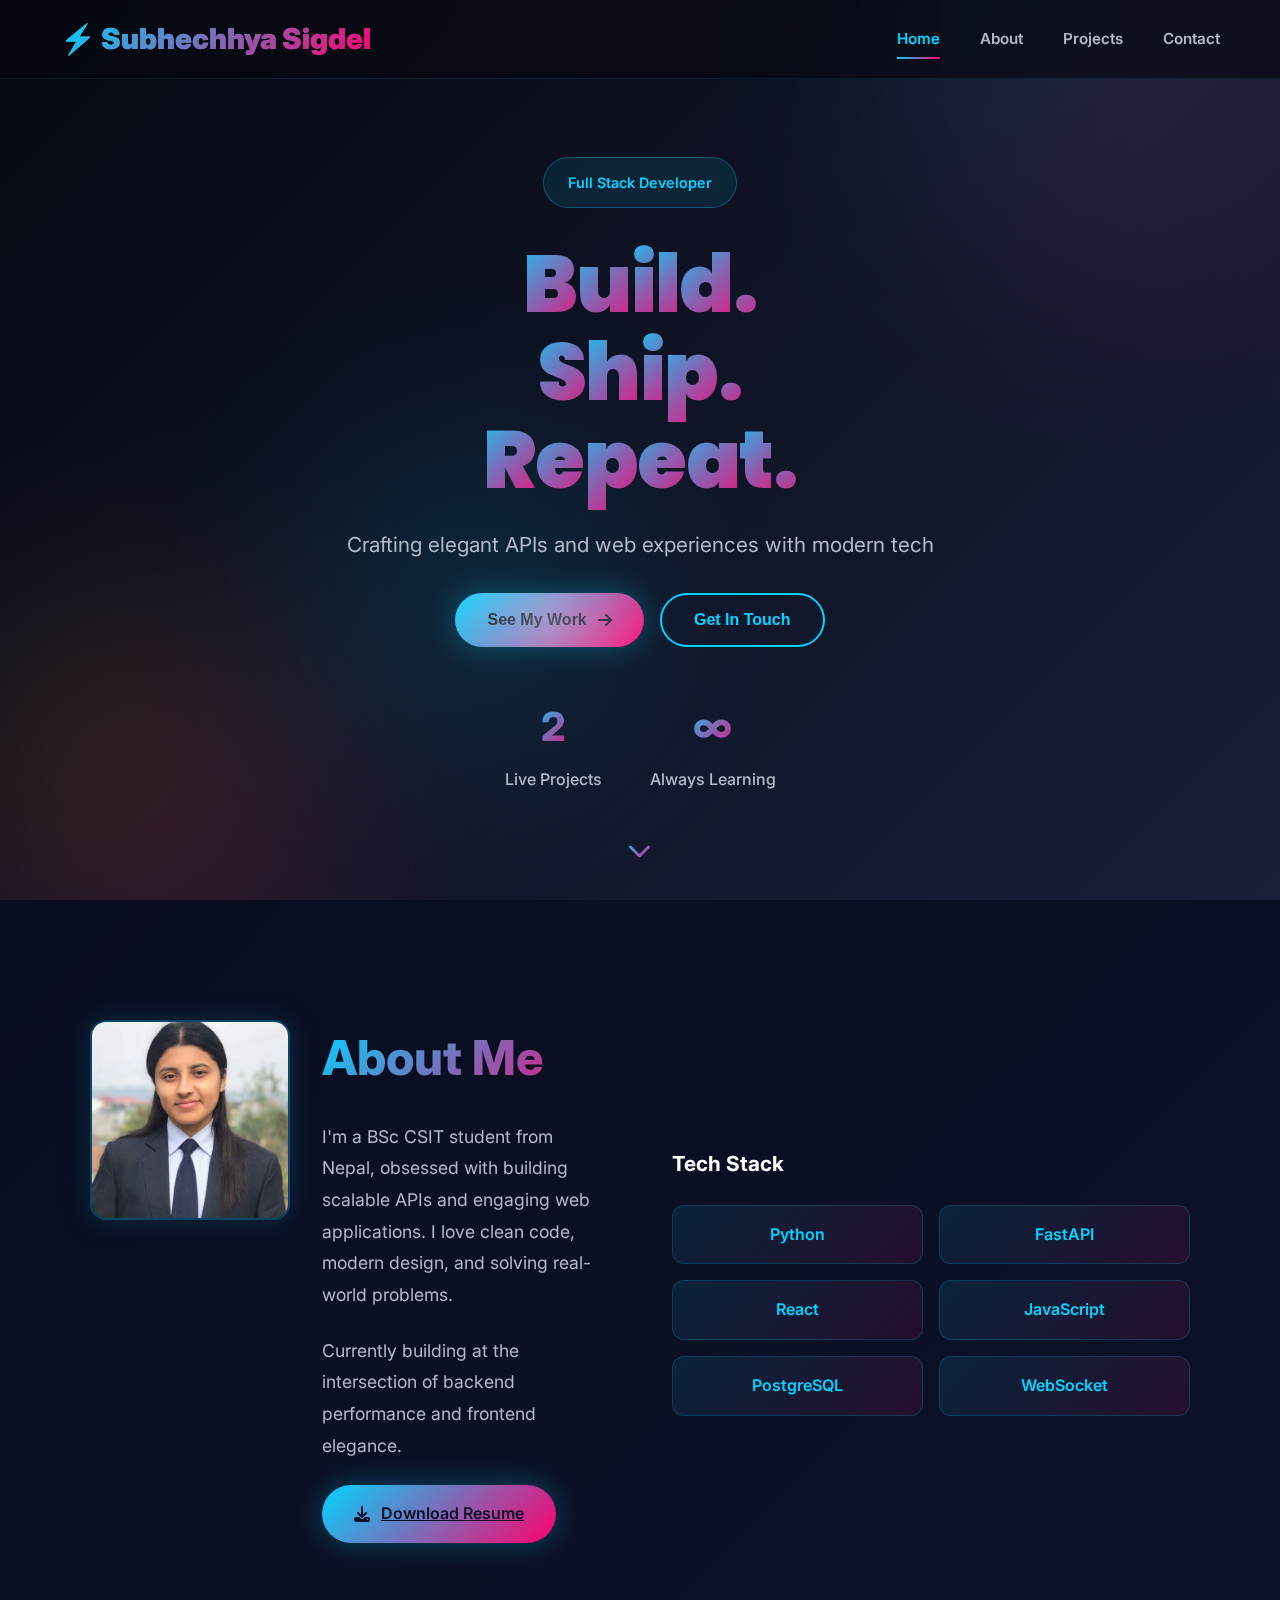
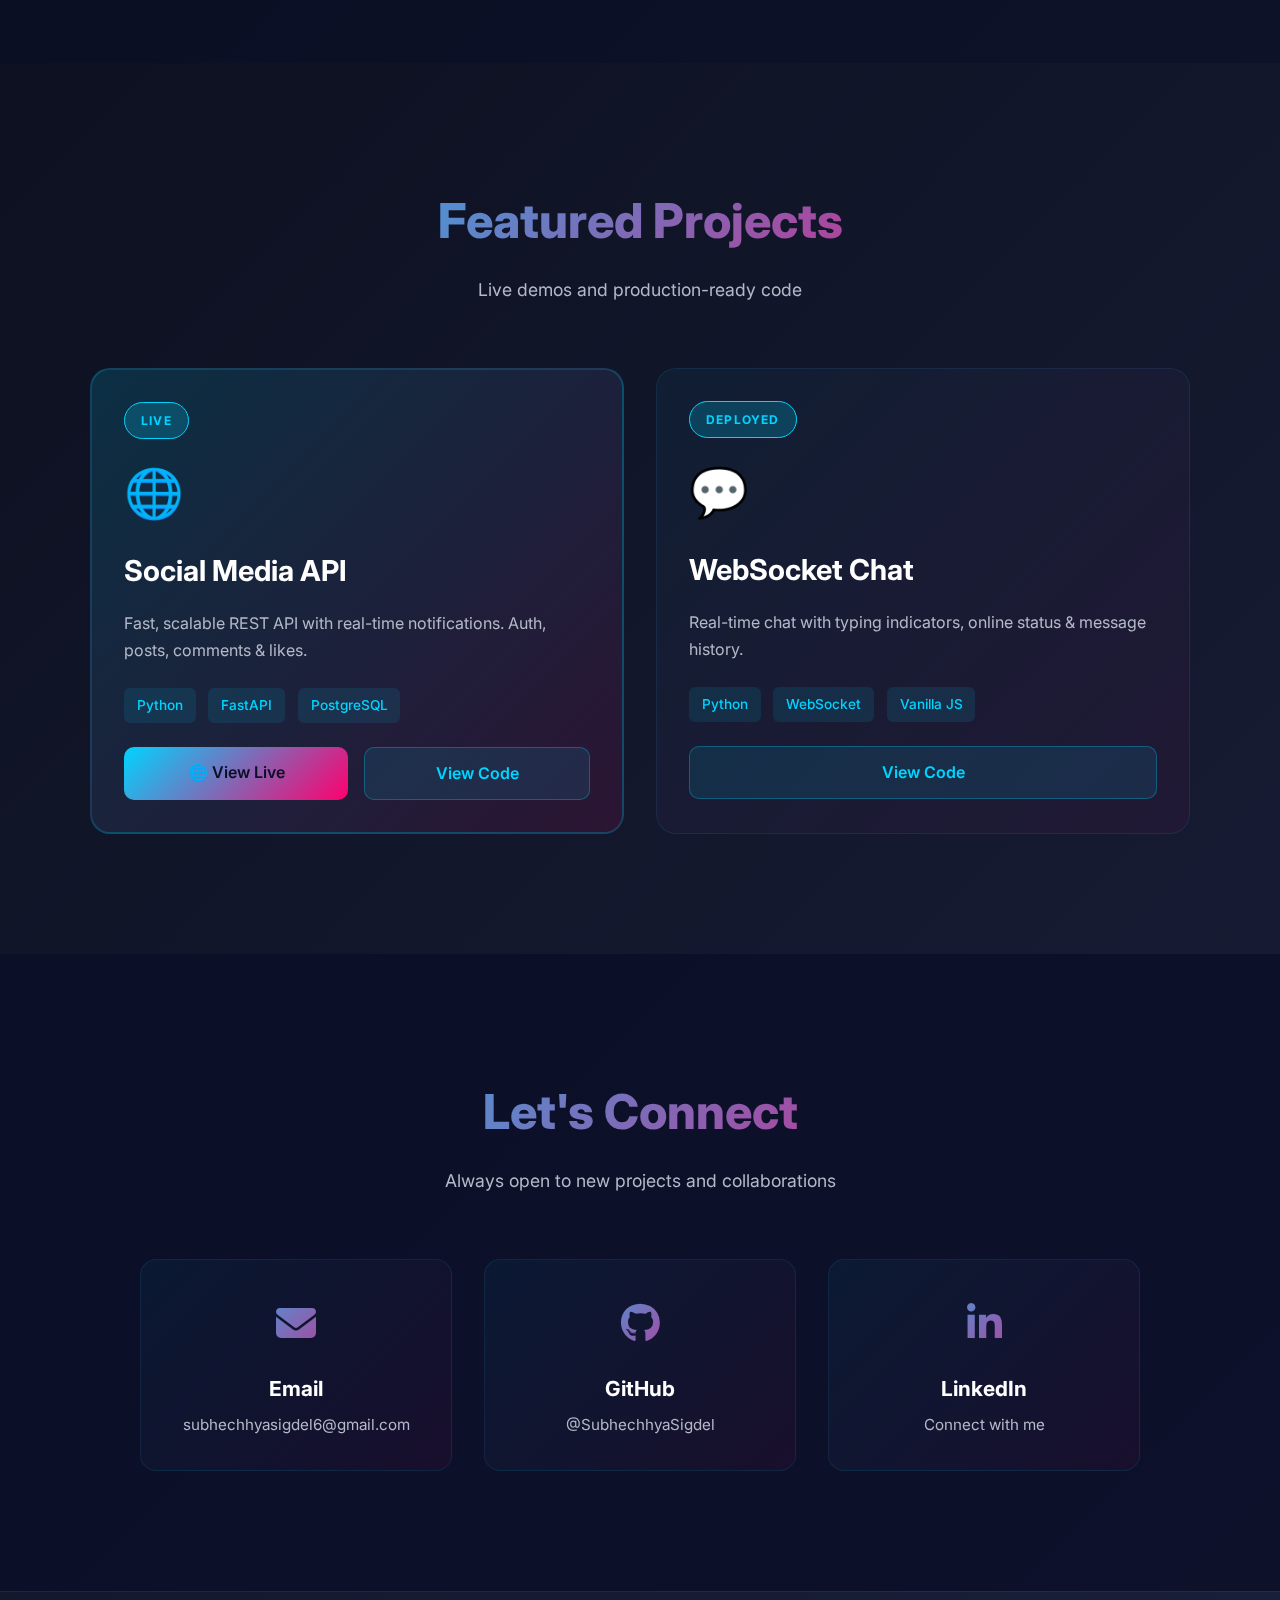
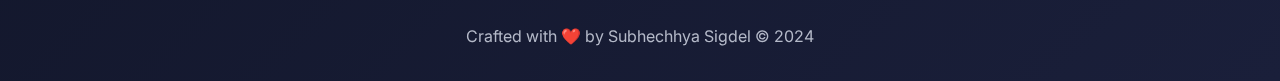
<file: index.html>
<!DOCTYPE html>
<html lang="en">
  <head>
    <meta charset="UTF-8" />
    <meta
      name="viewport"
      content="width=device-width, initial-scale=1, maximum-scale=5, user-scalable=yes" />
    <meta
      name="description"
      content="Subhechhya Sigdel - Full Stack Developer specializing in web design, development, and problem-solving. Explore my portfolio of creative projects." />
    <meta
      name="keywords"
      content="Full Stack Developer, Web Developer, Software Engineer, Portfolio, Subekshya, suvekshya, suvhechhya, subekhshya, suvheksha" />
    <meta name="author" content="Subhechhya Sigdel" />
    <meta name="robots" content="index, follow" />
    <meta name="google-site-verification" content="google527b6cc42317d393" />

    <!-- Open Graph Tags for Social Sharing -->
    <meta
      property="og:title"
      content="Subhechhya Sigdel - Full Stack Developer" />
    <meta
      property="og:description"
      content="Subhechhya Sigdel - Full Stack Developer specializing in web design, development, and problem-solving." />
    <meta property="og:type" content="website" />
    <meta property="og:image" content="https://yourwebsite.com/og-image.jpg" />

    <!-- Twitter Card Tags -->
    <meta name="twitter:card" content="summary_large_image" />
    <meta
      name="twitter:title"
      content="Subhechhya Sigdel - Full Stack Developer" />
    <meta
      name="twitter:description"
      content="Subhechhya Sigdel - Full Stack Developer specializing in web design, development, and problem-solving." />

    <title>Subhechhya Sigdel - Full Stack Developer</title>
    <link rel="icon" type="image/png" href="images/favicon.png" />
    <link
      href="https://cdnjs.cloudflare.com/ajax/libs/font-awesome/6.4.0/css/all.min.css"
      rel="stylesheet" />
    <link rel="stylesheet" href="styles-new.css" />
    <link rel="sitemap" type="application/xml" href="sitemap.xml" />

    <!-- Schema.org Structured Data -->
    <script type="application/ld+json">
      {
        "@context": "https://schema.org",
        "@type": "Person",
        "name": "Subhechhya Sigdel",
        "url": "https://yourwebsite.com",
        "image": "https://yourwebsite.com/images/yourphoto.jpeg",
        "jobTitle": "Full Stack Developer",
        "worksFor": {
          "@type": "Organization",
          "name": "Self-Employed"
        },
        "sameAs": [
          "https://github.com/yourprofile",
          "https://linkedin.com/in/yourprofile",
          "https://twitter.com/yourprofile"
        ],
        "description": "Full Stack Developer specializing in web design, development, and problem-solving"
      }
    </script>
  </head>
  <body>
    <!-- ANIMATED BACKGROUND -->
    <div class="animated-bg">
      <div class="gradient-orb orb-1"></div>
      <div class="gradient-orb orb-2"></div>
      <div class="gradient-orb orb-3"></div>
    </div>
    <!-- NAVIGATION -->
    <nav class="navbar">
      <div class="nav-container">
        <div class="logo">
          <span class="logo-text">⚡ Subhechhya Sigdel</span>
        </div>
        <input type="checkbox" id="menu-toggle" class="menu-toggle" />
        <label for="menu-toggle" class="hamburger">
          <span></span>
          <span></span>
          <span></span>
        </label>
        <div class="nav-links">
          <a href="#hero" class="nav-link active">Home</a>
          <a href="#about" class="nav-link">About</a>
          <a href="#projects" class="nav-link">Projects</a>
          <a href="#contact" class="nav-link">Contact</a>
        </div>
      </div>
    </nav>

    <!-- HERO -->
    <section id="hero" class="hero">
      <div class="hero-content">
        <div class="hero-text">
          <div class="hero-badge">Full Stack Developer</div>
          <h1 class="hero-title">
            <span class="char-1">B</span><span class="char-2">u</span
            ><span class="char-3">i</span><span class="char-4">l</span
            ><span class="char-5">d</span><span class="char-6">.</span>
            <br />
            <span class="char-7">S</span><span class="char-8">h</span
            ><span class="char-9">i</span><span class="char-10">p</span
            ><span class="char-11">.</span>
            <br />
            <span class="char-12">R</span><span class="char-13">e</span
            ><span class="char-14">p</span><span class="char-15">e</span
            ><span class="char-16">a</span><span class="char-17">t</span
            ><span class="char-18">.</span>
          </h1>
          <p class="hero-subtitle">
            Crafting elegant APIs and web experiences with modern tech
          </p>
          <div class="hero-buttons">
            <button
              class="btn btn-primary glow-btn"
              onclick="document.querySelector('#projects').scrollIntoView({behavior:'smooth'})">
              See My Work
              <i class="fas fa-arrow-right"></i>
            </button>
            <button
              class="btn btn-secondary"
              onclick="document.querySelector('#contact').scrollIntoView({behavior:'smooth'})">
              Get In Touch
            </button>
          </div>
          <div class="hero-stats">
            <div class="stat-item">
              <span class="stat-number">2</span>
              <span class="stat-label">Live Projects</span>
            </div>
            <div class="stat-item">
              <span class="stat-number">∞</span>
              <span class="stat-label">Always Learning</span>
            </div>
          </div>
        </div>
      </div>
      <div class="scroll-indicator">
        <div class="scroll-arrow">
          <i class="fas fa-chevron-down"></i>
        </div>
      </div>
    </section>

    <!-- ABOUT -->
    <section id="about" class="about">
      <div class="container">
        <div class="about-wrapper">
          <div class="about-content">
            <div class="about-photo">
              <img src="images/yourphoto.jpeg" alt="Subhechhya Sigdel" />
            </div>
            <div class="about-text">
              <h2>About Me</h2>
              <p>
                I'm a BSc CSIT student from Nepal, obsessed with building
                scalable APIs and engaging web applications. I love clean code,
                modern design, and solving real-world problems.
              </p>
              <p>
                Currently building at the intersection of backend performance
                and frontend elegance.
              </p>
              <a
                href="SubhechhyaSigdel_Resume_Sept.pdf"
                target="_blank"
                class="btn btn-primary">
                <i class="fas fa-download"></i> Download Resume
              </a>
            </div>
          </div>
          <div class="skills-preview">
            <h3>Tech Stack</h3>
            <div class="tech-showcase">
              <div class="tech-item">Python</div>
              <div class="tech-item">FastAPI</div>
              <div class="tech-item">React</div>
              <div class="tech-item">JavaScript</div>
              <div class="tech-item">PostgreSQL</div>
              <div class="tech-item">WebSocket</div>
            </div>
          </div>
        </div>
      </div>
    </section>

    <!-- PROJECTS SECTION -->
    <section id="projects" class="projects">
      <div class="container">
        <div class="section-header">
          <h2 class="section-title">Featured Projects</h2>
          <p class="section-subtitle">Live demos and production-ready code</p>
        </div>
        <div class="projects-grid">
          <div class="project-card premium">
            <div class="project-status">Live</div>
            <div class="project-icon-large">🌐</div>
            <h3>Social Media API</h3>
            <p class="project-desc">
              Fast, scalable REST API with real-time notifications. Auth, posts,
              comments & likes.
            </p>
            <div class="project-meta">
              <span class="meta-item">Python</span>
              <span class="meta-item">FastAPI</span>
              <span class="meta-item">PostgreSQL</span>
            </div>
            <div class="project-actions">
              <a
                href="https://learning-fastapi-8e1s.onrender.com"
                target="_blank"
                class="action-btn primary">
                🌐 View Live
              </a>
              <a
                href="https://github.com/SubhechhyaSigdel/social-media-api"
                target="_blank"
                class="action-btn">
                View Code
              </a>
            </div>
          </div>

          <div class="project-card">
            <div class="project-status">Deployed</div>
            <div class="project-icon-large">💬</div>
            <h3>WebSocket Chat</h3>
            <p class="project-desc">
              Real-time chat with typing indicators, online status & message
              history.
            </p>
            <div class="project-meta">
              <span class="meta-item">Python</span>
              <span class="meta-item">WebSocket</span>
              <span class="meta-item">Vanilla JS</span>
            </div>
            <div class="project-actions">
              <a
                href="https://github.com/SubhechhyaSigdel/websocket-chat"
                target="_blank"
                class="action-btn">
                View Code
              </a>
            </div>
          </div>
        </div>
      </div>
    </section>

    <!-- SKILLS SECTION -->
    <!-- CONTACT SECTION -->
    <section id="contact" class="contact">
      <div class="container">
        <div class="section-header center">
          <h2 class="section-title">Let's Connect</h2>
          <p class="section-subtitle">
            Always open to new projects and collaborations
          </p>
        </div>
        <div class="contact-grid">
          <a href="mailto:subhechhyasigdel6@gmail.com" class="contact-card">
            <div class="contact-icon">
              <i class="fas fa-envelope"></i>
            </div>
            <h3>Email</h3>
            <p>subhechhyasigdel6@gmail.com</p>
          </a>
          <a
            href="https://github.com/SubhechhyaSigdel"
            target="_blank"
            rel="noopener noreferrer"
            class="contact-card">
            <div class="contact-icon">
              <i class="fab fa-github"></i>
            </div>
            <h3>GitHub</h3>
            <p>@SubhechhyaSigdel</p>
          </a>
          <a
            href="https://www.linkedin.com/in/subhechhya-sigdel-4281b0314/"
            target="_blank"
            rel="noopener noreferrer"
            class="contact-card">
            <div class="contact-icon">
              <i class="fab fa-linkedin-in"></i>
            </div>
            <h3>LinkedIn</h3>
            <p>Connect with me</p>
          </a>
        </div>
      </div>
    </section>

    <!-- FOOTER -->
    <footer class="footer">
      <div class="container">
        <p>Crafted with ❤️ by Subhechhya Sigdel © 2024</p>
      </div>
    </footer>

    <script src="scripts.js"></script>
  </body>
</html>
</file>
<file: styles-new.css>
/* DRASTICALLY REDESIGNED MODERN PORTFOLIO */
@import url("https://fonts.googleapis.com/css2?family=Poppins:wght@300;400;500;600;700;800;900&family=Inter:wght@300;400;500;600;700&display=swap");

* {
  margin: 0;
  padding: 0;
  box-sizing: border-box;
}

:root {
  --primary: #00d4ff;
  --primary-dark: #00a8cc;
  --secondary: #ff006e;
  --accent: #ffbe0b;
  --dark: #0a0e27;
  --darker: #050811;
  --light: #f0f3ff;
  --border: #1a2038;
  --text-primary: #ffffff;
  --text-secondary: #b4b9c8;
  --gradient-1: linear-gradient(135deg, #00d4ff 0%, #ff006e 100%);
  --gradient-2: linear-gradient(135deg, #ffbe0b 0%, #ff006e 100%);
  --transition: all 0.3s cubic-bezier(0.4, 0, 0.2, 1);
}

html {
  scroll-behavior: smooth;
}

body {
  font-family: "Inter", sans-serif;
  background: linear-gradient(135deg, var(--darker) 0%, #1a1f3a 100%);
  color: var(--text-primary);
  line-height: 1.6;
  overflow-x: hidden;
  scroll-padding-top: 80px;
}

.container {
  max-width: 1200px;
  margin: 0 auto;
  padding: 0 20px;
}

/* ANIMATED BACKGROUND */
.animated-bg {
  position: fixed;
  top: 0;
  left: 0;
  width: 100%;
  height: 100%;
  z-index: -1;
  overflow: hidden;
  pointer-events: none;
  background: linear-gradient(135deg, var(--darker) 0%, #1a1f3a 100%);
}

.gradient-orb {
  position: absolute;
  border-radius: 50%;
  filter: blur(100px);
  opacity: 0.15;
  animation: float 8s ease-in-out infinite;
}

.orb-1 {
  width: 500px;
  height: 500px;
  background: var(--gradient-1);
  top: -200px;
  right: -100px;
}

.orb-2 {
  width: 400px;
  height: 400px;
  background: var(--gradient-2);
  bottom: -100px;
  left: -50px;
  animation-delay: 2s;
}

.orb-3 {
  width: 300px;
  height: 300px;
  background: linear-gradient(135deg, #00d4ff 0%, #00a8cc 100%);
  top: 50%;
  left: 25%;
  animation-delay: 4s;
}

@keyframes float {
  0%,
  100% {
    transform: translate(0, 0) scale(1);
  }
  50% {
    transform: translate(40px, -40px) scale(1.1);
  }
}

/* NAVIGATION */
.navbar {
  position: fixed;
  top: 0;
  width: 100%;
  z-index: 1000;
  background: rgba(5, 8, 17, 0.7);
  backdrop-filter: blur(20px);
  border-bottom: 1px solid rgba(0, 212, 255, 0.1);
  padding: 1rem 0;
  transition: var(--transition);
}

.navbar.scrolled {
  background: rgba(5, 8, 17, 0.95);
  box-shadow: 0 0 40px rgba(0, 212, 255, 0.1);
}

.nav-container {
  max-width: 1200px;
  margin: 0 auto;
  padding: 0 20px;
  display: flex;
  justify-content: space-between;
  align-items: center;
}

.logo {
  display: flex;
  align-items: center;
  gap: 10px;
  font-size: 1.8rem;
  font-weight: 900;
  cursor: pointer;
  background: var(--gradient-1);
  -webkit-background-clip: text;
  -webkit-text-fill-color: transparent;
  background-clip: text;
  transition: transform 0.3s ease;
}

.logo:hover {
  transform: scale(1.1);
}

.logo-text {
  background: var(--gradient-1);
  -webkit-background-clip: text;
  -webkit-text-fill-color: transparent;
  background-clip: text;
}

.nav-links {
  display: flex;
  gap: 2.5rem;
  align-items: center;
}

.nav-link {
  position: relative;
  font-weight: 600;
  color: var(--text-secondary);
  text-decoration: none;
  transition: color 0.3s ease;
  font-size: 0.95rem;
}

.nav-link::after {
  content: "";
  position: absolute;
  bottom: -8px;
  left: 0;
  width: 0;
  height: 2px;
  background: var(--gradient-1);
  transition: width 0.3s ease;
}

.nav-link:hover,
.nav-link.active {
  color: var(--primary);
}

.nav-link:hover::after,
.nav-link.active::after {
  width: 100%;
}

.menu-toggle {
  display: none;
}
.hamburger {
  display: none;
}

/* HERO SECTION */
.hero {
  min-height: 100vh;
  display: flex;
  flex-direction: column;
  justify-content: center;
  align-items: center;
  padding: 100px 20px 50px;
  position: relative;
  overflow: hidden;
}

.hero-content {
  max-width: 900px;
  width: 100%;
  text-align: center;
}

.hero-badge {
  display: inline-block;
  padding: 0.8rem 1.5rem;
  background: rgba(0, 212, 255, 0.1);
  border: 1px solid rgba(0, 212, 255, 0.3);
  border-radius: 50px;
  color: var(--primary);
  font-weight: 600;
  font-size: 0.9rem;
  margin-bottom: 2rem;
  animation: slideInDown 0.8s ease;
}

.hero-title {
  font-family: "Poppins", sans-serif;
  font-size: 5rem;
  font-weight: 900;
  line-height: 1.1;
  margin-bottom: 1.5rem;
  letter-spacing: -0.02em;
}

.hero-title span {
  background: var(--gradient-1);
  -webkit-background-clip: text;
  -webkit-text-fill-color: transparent;
  background-clip: text;
  animation: fadeInUp 1s ease forwards;
}

.hero-title span:nth-child(2) {
  animation-delay: 0.1s;
}
.hero-title span:nth-child(3) {
  animation-delay: 0.2s;
}
.hero-title span:nth-child(4) {
  animation-delay: 0.3s;
}
.hero-title span:nth-child(5) {
  animation-delay: 0.4s;
}
.hero-title span:nth-child(6) {
  animation-delay: 0.5s;
}
.hero-title span:nth-child(7) {
  animation-delay: 0.6s;
}
.hero-title span:nth-child(8) {
  animation-delay: 0.7s;
}
.hero-title span:nth-child(9) {
  animation-delay: 0.8s;
}
.hero-title span:nth-child(10) {
  animation-delay: 0.9s;
}

@keyframes fadeInUp {
  from {
    opacity: 0;
    transform: translateY(30px);
  }
  to {
    opacity: 1;
    transform: translateY(0);
  }
}

@keyframes slideInDown {
  from {
    opacity: 0;
    transform: translateY(-20px);
  }
  to {
    opacity: 1;
    transform: translateY(0);
  }
}

.hero-subtitle {
  font-size: 1.3rem;
  color: var(--text-secondary);
  margin-bottom: 2rem;
  font-weight: 400;
}

.hero-buttons {
  display: flex;
  gap: 1rem;
  justify-content: center;
  flex-wrap: wrap;
  margin-bottom: 3rem;
}

.btn {
  padding: 1rem 2rem;
  border: none;
  border-radius: 50px;
  font-weight: 600;
  cursor: pointer;
  transition: var(--transition);
  font-size: 1rem;
  display: inline-flex;
  align-items: center;
  gap: 0.7rem;
}

.btn-primary {
  background: var(--gradient-1);
  color: var(--dark);
  box-shadow: 0 0 30px rgba(0, 212, 255, 0.3);
}

.btn-primary:hover {
  transform: translateY(-3px);
  box-shadow: 0 0 50px rgba(0, 212, 255, 0.5);
}

.btn-secondary {
  background: transparent;
  border: 2px solid var(--primary);
  color: var(--primary);
}

.btn-secondary:hover {
  background: rgba(0, 212, 255, 0.1);
  transform: translateY(-3px);
}

.glow-btn {
  position: relative;
  overflow: hidden;
}

.glow-btn::before {
  content: "";
  position: absolute;
  top: -50%;
  left: -50%;
  width: 200%;
  height: 200%;
  background: radial-gradient(
    circle,
    rgba(255, 255, 255, 0.3) 0%,
    transparent 70%
  );
  animation: glow 3s ease infinite;
}

@keyframes glow {
  0%,
  100% {
    transform: translate(0, 0);
  }
  50% {
    transform: translate(10px, -10px);
  }
}

.hero-stats {
  display: flex;
  gap: 3rem;
  justify-content: center;
  flex-wrap: wrap;
}

.stat-item {
  display: flex;
  flex-direction: column;
  align-items: center;
}

.stat-number {
  font-size: 2.5rem;
  font-weight: 800;
  background: var(--gradient-1);
  -webkit-background-clip: text;
  -webkit-text-fill-color: transparent;
  background-clip: text;
}

.stat-label {
  color: var(--text-secondary);
  font-weight: 500;
  margin-top: 0.5rem;
}

.scroll-indicator {
  position: absolute;
  bottom: 30px;
  left: 50%;
  transform: translateX(-50%);
  display: flex;
  flex-direction: column;
  align-items: center;
  animation: bounce 2s infinite;
}

.scroll-arrow {
  font-size: 1.5rem;
  background: var(--gradient-1);
  -webkit-background-clip: text;
  -webkit-text-fill-color: transparent;
  background-clip: text;
}

@keyframes bounce {
  0%,
  100% {
    transform: translateY(0);
  }
  50% {
    transform: translateY(10px);
  }
}

/* ABOUT SECTION */
.about {
  padding: 120px 20px;
  background: rgba(10, 14, 39, 0.5);
}

.about-wrapper {
  display: grid;
  grid-template-columns: 1fr 1fr;
  gap: 4rem;
  align-items: center;
  max-width: 1100px;
  margin: 0 auto;
}

.about-content {
  display: flex;
  gap: 2rem;
  align-items: flex-start;
}

.about-photo {
  flex-shrink: 0;
}

.about-photo img {
  width: 200px;
  height: 200px;
  border-radius: 16px;
  object-fit: cover;
  border: 2px solid rgba(0, 212, 255, 0.3);
  box-shadow: 0 0 30px rgba(0, 212, 255, 0.15);
  transition: var(--transition);
}

.about-photo img:hover {
  border-color: rgba(0, 212, 255, 0.6);
  box-shadow: 0 0 50px rgba(0, 212, 255, 0.25);
  transform: scale(1.05);
}

.about-text h2 {
  font-size: 3rem;
  font-weight: 800;
  margin-bottom: 1.5rem;
  background: var(--gradient-1);
  -webkit-background-clip: text;
  -webkit-text-fill-color: transparent;
  background-clip: text;
}

.about-text p {
  font-size: 1.1rem;
  color: var(--text-secondary);
  margin-bottom: 1.5rem;
  line-height: 1.8;
}

.skills-preview h3 {
  font-size: 1.3rem;
  font-weight: 700;
  margin-bottom: 1.5rem;
}

.tech-showcase {
  display: grid;
  grid-template-columns: repeat(2, 1fr);
  gap: 1rem;
}

.tech-item {
  padding: 1rem 1.5rem;
  background: linear-gradient(
    135deg,
    rgba(0, 212, 255, 0.1) 0%,
    rgba(255, 0, 110, 0.1) 100%
  );
  border: 1px solid rgba(0, 212, 255, 0.2);
  border-radius: 12px;
  font-weight: 600;
  color: var(--primary);
  transition: var(--transition);
  text-align: center;
}

.tech-item:hover {
  background: linear-gradient(
    135deg,
    rgba(0, 212, 255, 0.2) 0%,
    rgba(255, 0, 110, 0.2) 100%
  );
  transform: translateY(-5px);
  border-color: var(--primary);
  box-shadow: 0 0 20px rgba(0, 212, 255, 0.2);
}

/* PROJECTS SECTION */
.projects {
  padding: 120px 20px;
}

.section-header {
  text-align: center;
  margin-bottom: 4rem;
}

.section-header.center {
  text-align: center;
}

.section-title {
  font-size: 3rem;
  font-weight: 800;
  margin-bottom: 1rem;
  background: var(--gradient-1);
  -webkit-background-clip: text;
  -webkit-text-fill-color: transparent;
  background-clip: text;
}

.section-subtitle {
  font-size: 1.1rem;
  color: var(--text-secondary);
}

.projects-grid {
  display: grid;
  grid-template-columns: repeat(auto-fit, minmax(350px, 1fr));
  gap: 2rem;
  max-width: 1100px;
  margin: 0 auto;
}

.project-card {
  background: linear-gradient(
    135deg,
    rgba(0, 212, 255, 0.05) 0%,
    rgba(255, 0, 110, 0.05) 100%
  );
  border: 1px solid rgba(0, 212, 255, 0.1);
  border-radius: 20px;
  padding: 2rem;
  position: relative;
  overflow: hidden;
  transition: var(--transition);
}

.project-card::before {
  content: "";
  position: absolute;
  top: -50%;
  right: -50%;
  width: 200%;
  height: 200%;
  background: radial-gradient(
    circle,
    rgba(0, 212, 255, 0.1) 0%,
    transparent 70%
  );
  opacity: 0;
  transition: opacity 0.3s ease;
  pointer-events: none;
}

.project-card:hover::before {
  opacity: 1;
}

.project-card:hover {
  transform: translateY(-10px);
  border-color: rgba(0, 212, 255, 0.3);
  box-shadow: 0 20px 50px rgba(0, 212, 255, 0.1);
}

.project-card.premium {
  grid-column: 1 / 2;
  background: linear-gradient(
    135deg,
    rgba(0, 212, 255, 0.15) 0%,
    rgba(255, 0, 110, 0.1) 100%
  );
  border: 2px solid rgba(0, 212, 255, 0.2);
}

.project-status {
  display: inline-block;
  padding: 0.5rem 1rem;
  background: rgba(0, 212, 255, 0.2);
  border: 1px solid var(--primary);
  border-radius: 20px;
  font-size: 0.75rem;
  font-weight: 700;
  color: var(--primary);
  margin-bottom: 1rem;
  text-transform: uppercase;
  letter-spacing: 0.1em;
}

.project-icon-large {
  font-size: 3rem;
  margin-bottom: 1rem;
}

.project-card h3 {
  font-size: 1.8rem;
  font-weight: 700;
  margin-bottom: 1rem;
}

.project-desc {
  color: var(--text-secondary);
  margin-bottom: 1.5rem;
  line-height: 1.7;
}

.project-meta {
  display: flex;
  flex-wrap: wrap;
  gap: 0.8rem;
  margin-bottom: 1.5rem;
}

.meta-item {
  padding: 0.4rem 0.8rem;
  background: rgba(0, 212, 255, 0.1);
  border-radius: 6px;
  font-size: 0.85rem;
  color: var(--primary);
  font-weight: 500;
}

.project-actions {
  display: flex;
  gap: 1rem;
  flex-wrap: wrap;
}

.action-btn {
  flex: 1;
  min-width: 150px;
  padding: 0.8rem 1.2rem;
  background: rgba(0, 212, 255, 0.1);
  border: 1px solid rgba(0, 212, 255, 0.3);
  border-radius: 10px;
  color: var(--primary);
  text-decoration: none;
  font-weight: 600;
  text-align: center;
  transition: var(--transition);
  cursor: pointer;
}

.action-btn:hover {
  background: rgba(0, 212, 255, 0.2);
  border-color: var(--primary);
}

.action-btn.primary {
  background: var(--gradient-1);
  color: var(--dark);
  border: none;
}

.action-btn.primary:hover {
  box-shadow: 0 0 30px rgba(0, 212, 255, 0.3);
}

/* CONTACT SECTION */
.contact {
  padding: 120px 20px;
  background: rgba(10, 14, 39, 0.8);
}

.contact-grid {
  display: grid;
  grid-template-columns: repeat(auto-fit, minmax(250px, 1fr));
  gap: 2rem;
  max-width: 1000px;
  margin: 0 auto;
}

.contact-card {
  background: linear-gradient(
    135deg,
    rgba(0, 212, 255, 0.05) 0%,
    rgba(255, 0, 110, 0.05) 100%
  );
  border: 1px solid rgba(0, 212, 255, 0.1);
  border-radius: 16px;
  padding: 2rem;
  text-align: center;
  text-decoration: none;
  color: inherit;
  transition: var(--transition);
}

.contact-card:hover {
  transform: translateY(-8px);
  border-color: var(--primary);
  box-shadow: 0 0 30px rgba(0, 212, 255, 0.2);
}

.contact-icon {
  font-size: 2.5rem;
  background: var(--gradient-1);
  -webkit-background-clip: text;
  -webkit-text-fill-color: transparent;
  background-clip: text;
  margin-bottom: 1rem;
}

.contact-card h3 {
  font-size: 1.3rem;
  font-weight: 700;
  margin-bottom: 0.5rem;
}

.contact-card p {
  color: var(--text-secondary);
  font-size: 0.95rem;
}

/* FOOTER */
.footer {
  padding: 2rem 0;
  text-align: center;
  border-top: 1px solid rgba(0, 212, 255, 0.1);
  color: var(--text-secondary);
}

/* RESPONSIVE */
@media (max-width: 768px) {
  .hero-title {
    font-size: 3rem;
  }

  .hero-subtitle {
    font-size: 1rem;
  }

  .nav-links {
    gap: 1.5rem;
  }

  .about-wrapper {
    grid-template-columns: 1fr;
    gap: 2rem;
  }

  .about-content {
    flex-direction: column;
    align-items: center;
    text-align: center;
  }

  .about-photo img {
    width: 150px;
    height: 150px;
  }

  .about-text h2 {
    font-size: 2rem;
  }

  .section-title {
    font-size: 2rem;
  }

  .hero-buttons {
    flex-direction: column;
  }

  .btn {
    width: 100%;
    justify-content: center;
  }

  .projects-grid {
    grid-template-columns: 1fr;
  }

  .project-card.premium {
    grid-column: 1;
  }

  .action-btn {
    min-width: auto;
  }
}

@media (max-width: 640px) {
  .navbar {
    padding: 0.8rem 0;
  }

  .nav-links {
    gap: 1rem;
  }

  .nav-link {
    font-size: 0.85rem;
  }

  .hero {
    padding: 80px 20px 40px;
  }

  .hero-title {
    font-size: 2rem;
  }

  .hero-title br {
    display: none;
  }

  .hero-subtitle {
    font-size: 0.9rem;
  }

  .hero-stats {
    gap: 1.5rem;
  }

  .stat-number {
    font-size: 1.8rem;
  }

  .about {
    padding: 60px 20px;
  }

  .about-text h2 {
    font-size: 1.5rem;
  }

  .skills-preview h3 {
    font-size: 1.1rem;
  }

  .section-title {
    font-size: 1.5rem;
  }

  .project-card {
    padding: 1.5rem;
  }

  .contact {
    padding: 60px 20px;
  }
}
</file>
